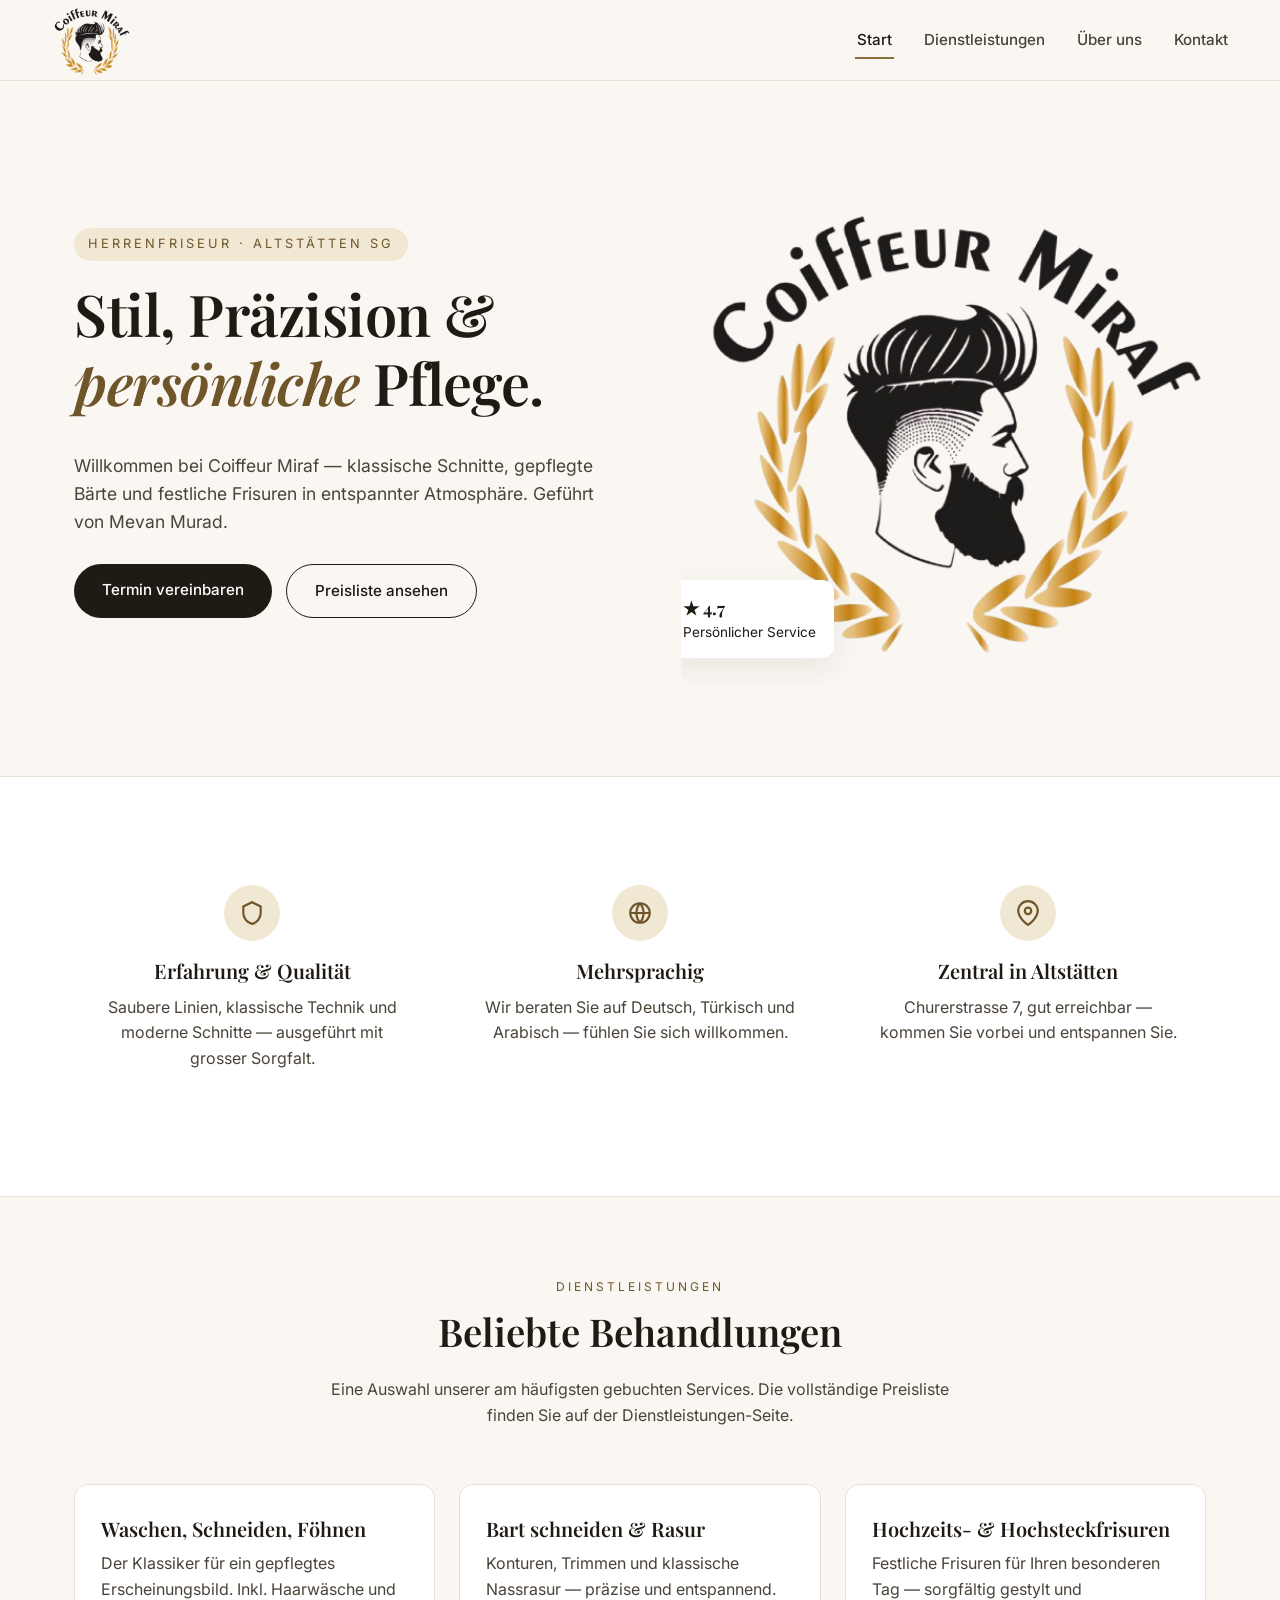
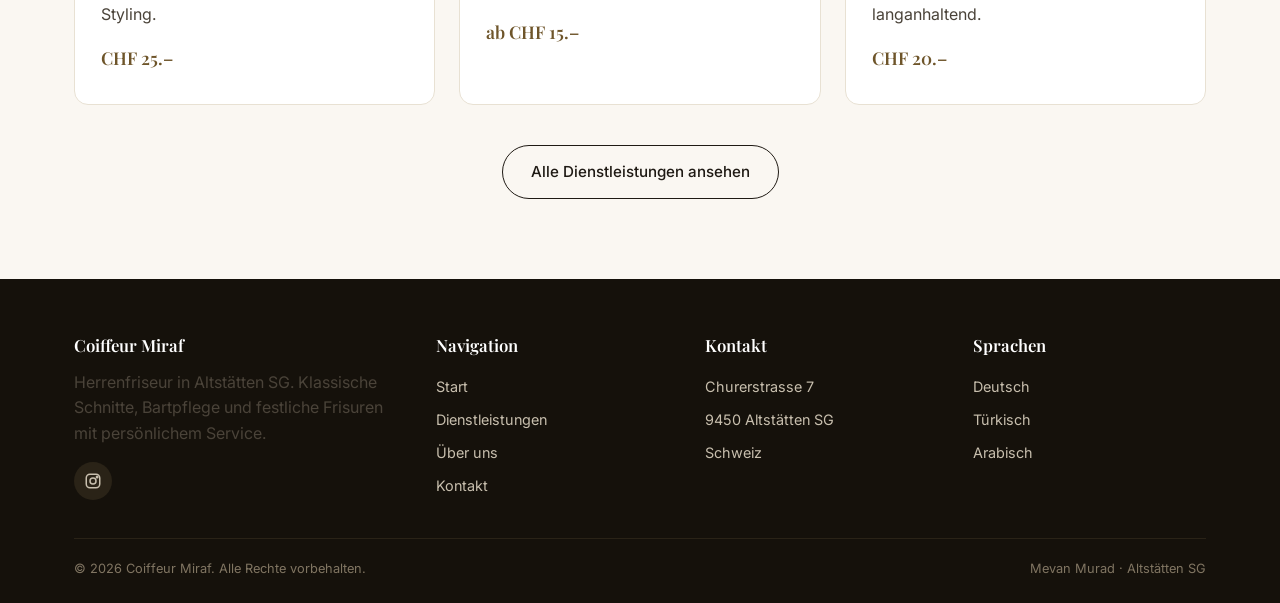
<file: index.html>
<!DOCTYPE html>
<html lang="de">
<head>
  <meta charset="UTF-8" />
  <meta name="viewport" content="width=device-width, initial-scale=1.0" />
  <title>Coiffeur Miraf — Herrenfriseur in Altstätten SG</title>
  <meta name="description" content="Coiffeur Miraf in Altstätten SG. Klassische Herrenschnitte, Bartpflege, Färben und Hochzeitsfrisuren. Mevan Murad — Deutsch, Türkisch, Arabisch." />
  <link rel="preconnect" href="https://fonts.googleapis.com" />
  <link rel="preconnect" href="https://fonts.gstatic.com" crossorigin />
  <link href="https://fonts.googleapis.com/css2?family=Inter:wght@400;500;600&family=Playfair+Display:ital,wght@0,500;0,600;1,500&display=swap" rel="stylesheet" />
  <link rel="stylesheet" href="css/styles.css" />
</head>
<body>

<header class="site-header">
  <div class="container nav">
    <a href="index.html" class="brand">
      <!-- <span class="brand-mark">M</span>
      <span>Coiffeur Miraf<small>Altstätten SG</small></span> -->
      <img src="images/logo.png" alt="guy" id="guy">
    </a>
    <button class="nav-toggle" aria-label="Menü"><span></span><span></span><span></span></button>
    <ul class="nav-links">
      <li><a href="index.html">Start</a></li>
      <li><a href="services.html">Dienstleistungen</a></li>
      <li><a href="about.html">Über uns</a></li>
      <li><a href="contact.html">Kontakt</a></li>
      <!-- <li><a href="contact.html#booking" class="nav-cta">Termin</a></li> -->
    </ul>
  </div>
</header>

<!-- HERO -->
<section class="hero">
  <div class="container hero-grid">
    <div class="reveal">
      <span class="hero-eyebrow">Herrenfriseur · Altstätten SG</span>
      <h1>Stil, Präzision &amp; <span>persönliche</span> Pflege.</h1>
      <p class="hero-lead">Willkommen bei Coiffeur Miraf — klassische Schnitte, gepflegte Bärte und festliche Frisuren in entspannter Atmosphäre. Geführt von Mevan Murad.</p>
      <div class="hero-actions">
        <a href="contact.html#booking" class="btn btn-primary">Termin vereinbaren</a>
        <a href="services.html" class="btn btn-outline">Preisliste ansehen</a>
      </div>
    </div>
    <div class="hero-image reveal">
      <img src="images/logo.png" alt="Eleganter Coiffeursalon mit klassischem Barberstuhl" />
      <div class="hero-badge">
        <strong>★ 4.7</strong>
        <span>Persönlicher Service</span>
      </div>
    </div>
  </div>
</section>

<!-- FEATURES -->
<section class="features">
  <div class="container features-grid">
    <div class="feature reveal">
      <div class="feature-icon">
        <svg viewBox="0 0 24 24" fill="none" stroke="currentColor" stroke-width="2"><path d="M12 2 4 6v6c0 5 3.5 9 8 10 4.5-1 8-5 8-10V6l-8-4z"/></svg>
      </div>
      <h3>Erfahrung &amp; Qualität</h3>
      <p>Saubere Linien, klassische Technik und moderne Schnitte — ausgeführt mit grosser Sorgfalt.</p>
    </div>
    <div class="feature reveal">
      <div class="feature-icon">
        <svg viewBox="0 0 24 24" fill="none" stroke="currentColor" stroke-width="2"><circle cx="12" cy="12" r="9"/><path d="M3 12h18M12 3a14 14 0 0 1 0 18M12 3a14 14 0 0 0 0 18"/></svg>
      </div>
      <h3>Mehrsprachig</h3>
      <p>Wir beraten Sie auf Deutsch, Türkisch und Arabisch — fühlen Sie sich willkommen.</p>
    </div>
    <div class="feature reveal">
      <div class="feature-icon">
        <svg viewBox="0 0 24 24" fill="none" stroke="currentColor" stroke-width="2"><path d="M21 10c0 7-9 13-9 13s-9-6-9-13a9 9 0 0 1 18 0z"/><circle cx="12" cy="10" r="3"/></svg>
      </div>
      <h3>Zentral in Altstätten</h3>
      <p>Churerstrasse 7, gut erreichbar — kommen Sie vorbei und entspannen Sie.</p>
    </div>
  </div>
</section>

<!-- SERVICE PREVIEW -->
<section>
  <div class="container">
    <div class="section-head reveal">
      <span class="section-eyebrow">Dienstleistungen</span>
      <h2>Beliebte Behandlungen</h2>
      <p>Eine Auswahl unserer am häufigsten gebuchten Services. Die vollständige Preisliste finden Sie auf der Dienstleistungen-Seite.</p>
    </div>
    <div class="svc-grid">
      <article class="svc-card reveal">
        <h3>Waschen, Schneiden, Föhnen</h3>
        <p>Der Klassiker für ein gepflegtes Erscheinungsbild. Inkl. Haarwäsche und Styling.</p>
        <div class="price">CHF 25.–</div>
      </article>
      <article class="svc-card reveal">
        <h3>Bart schneiden &amp; Rasur</h3>
        <p>Konturen, Trimmen und klassische Nassrasur — präzise und entspannend.</p>
        <div class="price">ab CHF 15.–</div>
      </article>
      <article class="svc-card reveal">
        <h3>Hochzeits- &amp; Hochsteckfrisuren</h3>
        <p>Festliche Frisuren für Ihren besonderen Tag — sorgfältig gestylt und langanhaltend.</p>
        <div class="price">CHF 20.–</div>
      </article>
    </div>
    <div style="text-align:center; margin-top:40px;">
      <a href="services.html" class="btn btn-outline">Alle Dienstleistungen ansehen</a>
    </div>
  </div>
</section>

<!-- CTA -->
<!-- <section class="cta-banner">
  <div class="container">
    <h2 class="reveal">Bereit für einen frischen Look?</h2>
    <p class="reveal">Vereinbaren Sie noch heute Ihren Termin bei Coiffeur Miraf in Altstätten.</p>
    <a href="contact.html#booking" class="btn btn-primary reveal">Termin vereinbaren</a>
  </div>
</section> -->

<!-- FOOTER -->
<footer class="site-footer">
  <div class="container">
    <div class="footer-grid">
      <div>
        <h4>Coiffeur Miraf</h4>
        <p>Herrenfriseur in Altstätten SG. Klassische Schnitte, Bartpflege und festliche Frisuren mit persönlichem Service.</p>
        <div class="socials">
          <a href="https://www.instagram.com/miraf.coiffeur/" target="_blank" rel="noopener" aria-label="Instagram">
            <svg viewBox="0 0 24 24" fill="none" stroke="currentColor" stroke-width="2"><rect x="3" y="3" width="18" height="18" rx="5"/><circle cx="12" cy="12" r="4"/><circle cx="17.5" cy="6.5" r="1" fill="currentColor"/></svg>
          </a>
        </div>
      </div>
      <div>
        <h4>Navigation</h4>
        <ul>
          <li><a href="index.html">Start</a></li>
          <li><a href="services.html">Dienstleistungen</a></li>
          <li><a href="about.html">Über uns</a></li>
          <li><a href="contact.html">Kontakt</a></li>
        </ul>
      </div>
      <div>
        <h4>Kontakt</h4>
        <ul>
          <li>Churerstrasse 7</li>
          <li>9450 Altstätten SG</li>
          <li>Schweiz</li>
        </ul>
      </div>
      <div>
        <h4>Sprachen</h4>
        <ul>
          <li>Deutsch</li>
          <li>Türkisch</li>
          <li>Arabisch</li>
        </ul>
      </div>
    </div>
    <div class="footer-bottom">
      <span>© <span id="year"></span> Coiffeur Miraf. Alle Rechte vorbehalten.</span>
      <span>Mevan Murad · Altstätten SG</span>
    </div>
  </div>
</footer>

<script src="js/main.js"></script>
</body>
</html>
</file>
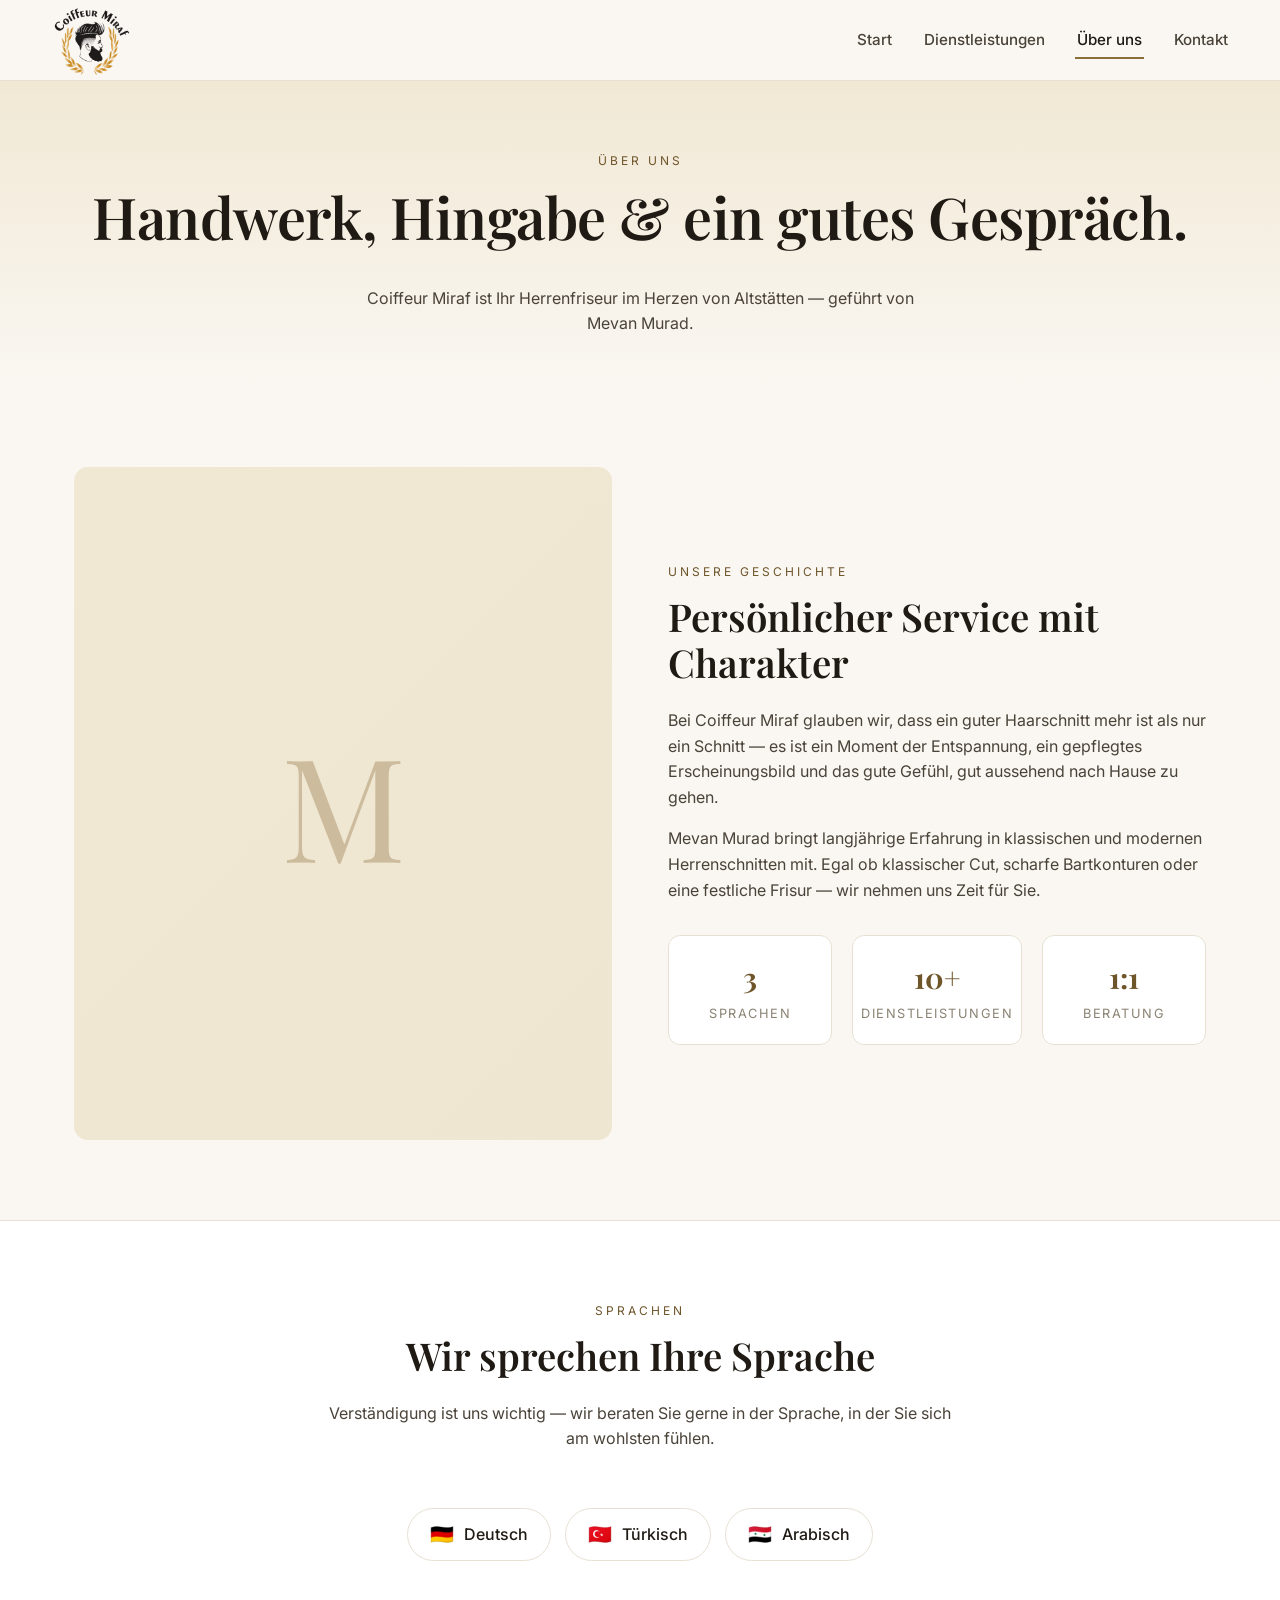
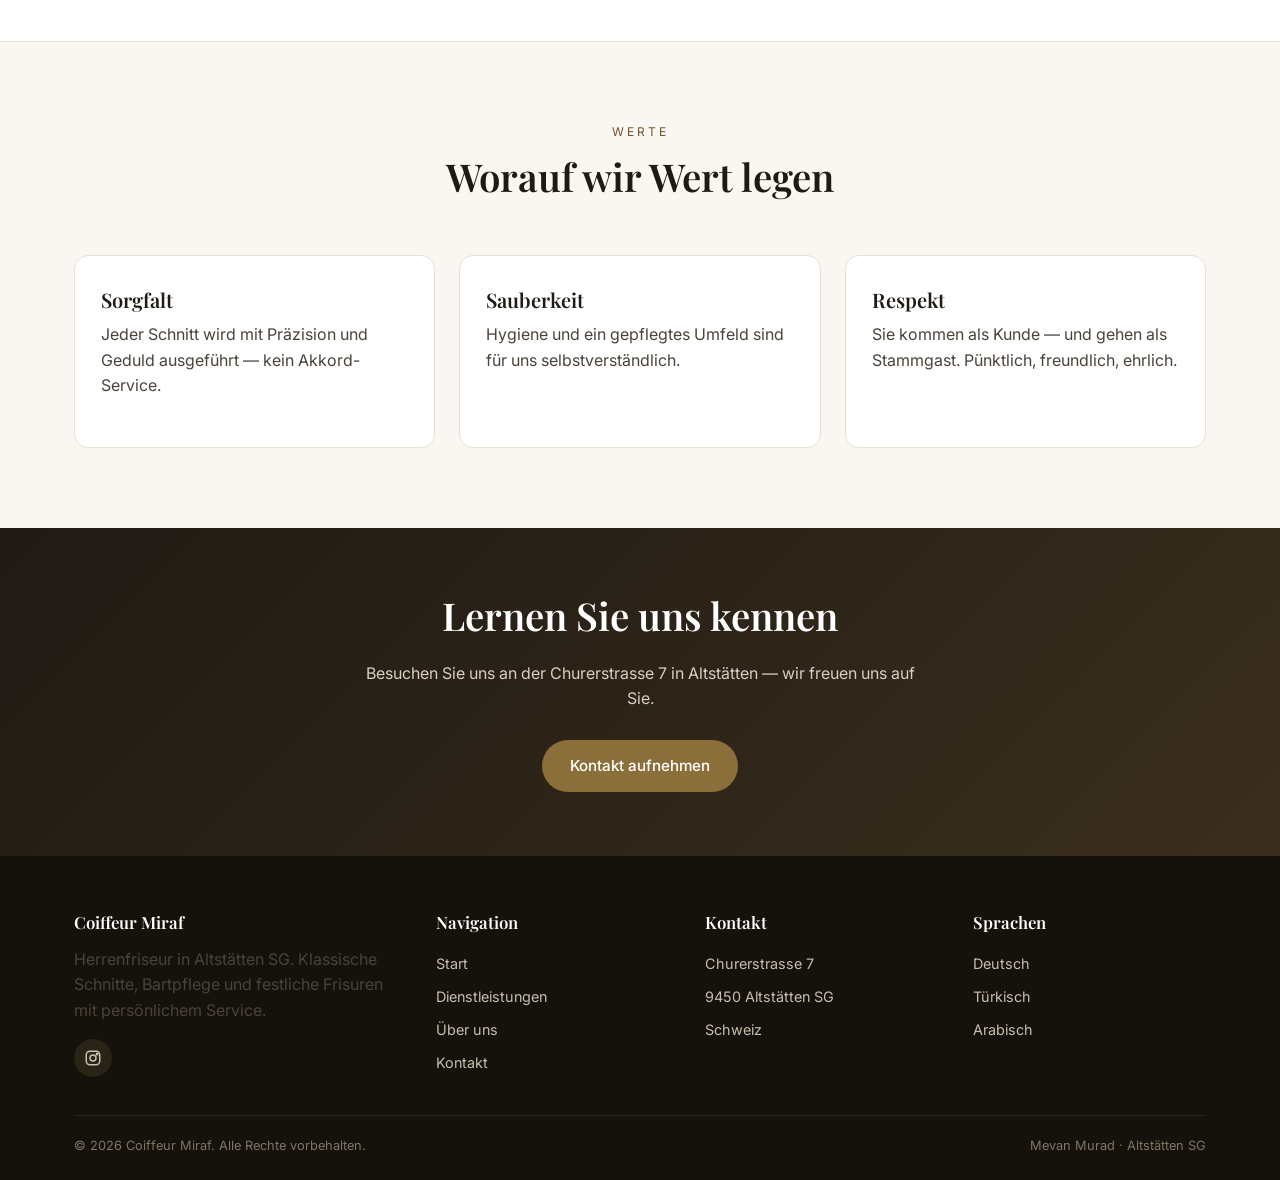
<file: about.html>
<!DOCTYPE html>
<html lang="de">
<head>
  <meta charset="UTF-8" />
  <meta name="viewport" content="width=device-width, initial-scale=1.0" />
  <title>Über uns — Coiffeur Miraf, Altstätten SG</title>
  <meta name="description" content="Lernen Sie Coiffeur Miraf und Mevan Murad kennen — Herrenfriseur in Altstätten SG. Beratung auf Deutsch, Türkisch und Arabisch." />
  <link rel="preconnect" href="https://fonts.googleapis.com" />
  <link rel="preconnect" href="https://fonts.gstatic.com" crossorigin />
  <link href="https://fonts.googleapis.com/css2?family=Inter:wght@400;500;600&family=Playfair+Display:ital,wght@0,500;0,600;1,500&display=swap" rel="stylesheet" />
  <link rel="stylesheet" href="css/styles.css" />
</head>
<body>

<header class="site-header">
  <div class="container nav">
    <a href="index.html" class="brand">
      <!-- <span class="brand-mark">M</span>
      <span>Coiffeur Miraf<small>Altstätten SG</small></span> -->
      <img src="images/logo.png" alt="guy" id="guy">
    </a>
    <button class="nav-toggle" aria-label="Menü"><span></span><span></span><span></span></button>
    <ul class="nav-links">
      <li><a href="index.html">Start</a></li>
      <li><a href="services.html">Dienstleistungen</a></li>
      <li><a href="about.html">Über uns</a></li>
      <li><a href="contact.html">Kontakt</a></li>
      <!-- <li><a href="contact.html#booking" class="nav-cta">Termin</a></li> -->
    </ul>
  </div>
</header>

<section class="page-header">
  <div class="container">
    <span class="section-eyebrow">Über uns</span>
    <h1>Handwerk, Hingabe &amp; ein gutes Gespräch.</h1>
    <p>Coiffeur Miraf ist Ihr Herrenfriseur im Herzen von Altstätten — geführt von Mevan Murad.</p>
  </div>
</section>

<section>
  <div class="container about-grid">
    <div class="about-image reveal">
      <span class="monogram">M</span>
    </div>
    <div class="reveal">
      <span class="section-eyebrow">Unsere Geschichte</span>
      <h2>Persönlicher Service mit Charakter</h2>
      <p>Bei Coiffeur Miraf glauben wir, dass ein guter Haarschnitt mehr ist als nur ein Schnitt — es ist ein Moment der Entspannung, ein gepflegtes Erscheinungsbild und das gute Gefühl, gut aussehend nach Hause zu gehen.</p>
      <p>Mevan Murad bringt langjährige Erfahrung in klassischen und modernen Herrenschnitten mit. Egal ob klassischer Cut, scharfe Bartkonturen oder eine festliche Frisur — wir nehmen uns Zeit für Sie.</p>
      <div class="stats">
        <div class="stat"><strong>3</strong><span>Sprachen</span></div>
        <div class="stat"><strong>10+</strong><span>Dienstleistungen</span></div>
        <div class="stat"><strong>1:1</strong><span>Beratung</span></div>
      </div>
    </div>
  </div>
</section>

<section class="features">
  <div class="container">
    <div class="section-head reveal">
      <span class="section-eyebrow">Sprachen</span>
      <h2>Wir sprechen Ihre Sprache</h2>
      <p>Verständigung ist uns wichtig — wir beraten Sie gerne in der Sprache, in der Sie sich am wohlsten fühlen.</p>
    </div>
    <div class="lang-row reveal">
      <span class="lang-chip"><span class="flag">🇩🇪</span> Deutsch</span>
      <span class="lang-chip"><span class="flag">🇹🇷</span> Türkisch</span>
      <span class="lang-chip"><span class="flag">🇸🇾</span> Arabisch</span>
    </div>
  </div>
</section>

<section>
  <div class="container">
    <div class="section-head reveal">
      <span class="section-eyebrow">Werte</span>
      <h2>Worauf wir Wert legen</h2>
    </div>
    <div class="svc-grid">
      <article class="svc-card reveal">
        <h3>Sorgfalt</h3>
        <p>Jeder Schnitt wird mit Präzision und Geduld ausgeführt — kein Akkord-Service.</p>
      </article>
      <article class="svc-card reveal">
        <h3>Sauberkeit</h3>
        <p>Hygiene und ein gepflegtes Umfeld sind für uns selbstverständlich.</p>
      </article>
      <article class="svc-card reveal">
        <h3>Respekt</h3>
        <p>Sie kommen als Kunde — und gehen als Stammgast. Pünktlich, freundlich, ehrlich.</p>
      </article>
    </div>
  </div>
</section>

<section class="cta-banner">
  <div class="container">
    <h2 class="reveal">Lernen Sie uns kennen</h2>
    <p class="reveal">Besuchen Sie uns an der Churerstrasse 7 in Altstätten — wir freuen uns auf Sie.</p>
    <a href="contact.html" class="btn btn-primary reveal">Kontakt aufnehmen</a>
  </div>
</section>

<footer class="site-footer">
  <div class="container">
    <div class="footer-grid">
      <div>
        <h4>Coiffeur Miraf</h4>
        <p>Herrenfriseur in Altstätten SG. Klassische Schnitte, Bartpflege und festliche Frisuren mit persönlichem Service.</p>
        <div class="socials">
          <a href="https://www.instagram.com/miraf.coiffeur/" target="_blank" rel="noopener" aria-label="Instagram">
            <svg viewBox="0 0 24 24" fill="none" stroke="currentColor" stroke-width="2"><rect x="3" y="3" width="18" height="18" rx="5"/><circle cx="12" cy="12" r="4"/><circle cx="17.5" cy="6.5" r="1" fill="currentColor"/></svg>
          </a>
        </div>
      </div>
      <div><h4>Navigation</h4><ul><li><a href="index.html">Start</a></li><li><a href="services.html">Dienstleistungen</a></li><li><a href="about.html">Über uns</a></li><li><a href="contact.html">Kontakt</a></li></ul></div>
      <div><h4>Kontakt</h4><ul><li>Churerstrasse 7</li><li>9450 Altstätten SG</li><li>Schweiz</li></ul></div>
      <div><h4>Sprachen</h4><ul><li>Deutsch</li><li>Türkisch</li><li>Arabisch</li></ul></div>
    </div>
    <div class="footer-bottom">
      <span>© <span id="year"></span> Coiffeur Miraf. Alle Rechte vorbehalten.</span>
      <span>Mevan Murad · Altstätten SG</span>
    </div>
  </div>
</footer>

<script src="js/main.js"></script>
</body>
</html>
</file>
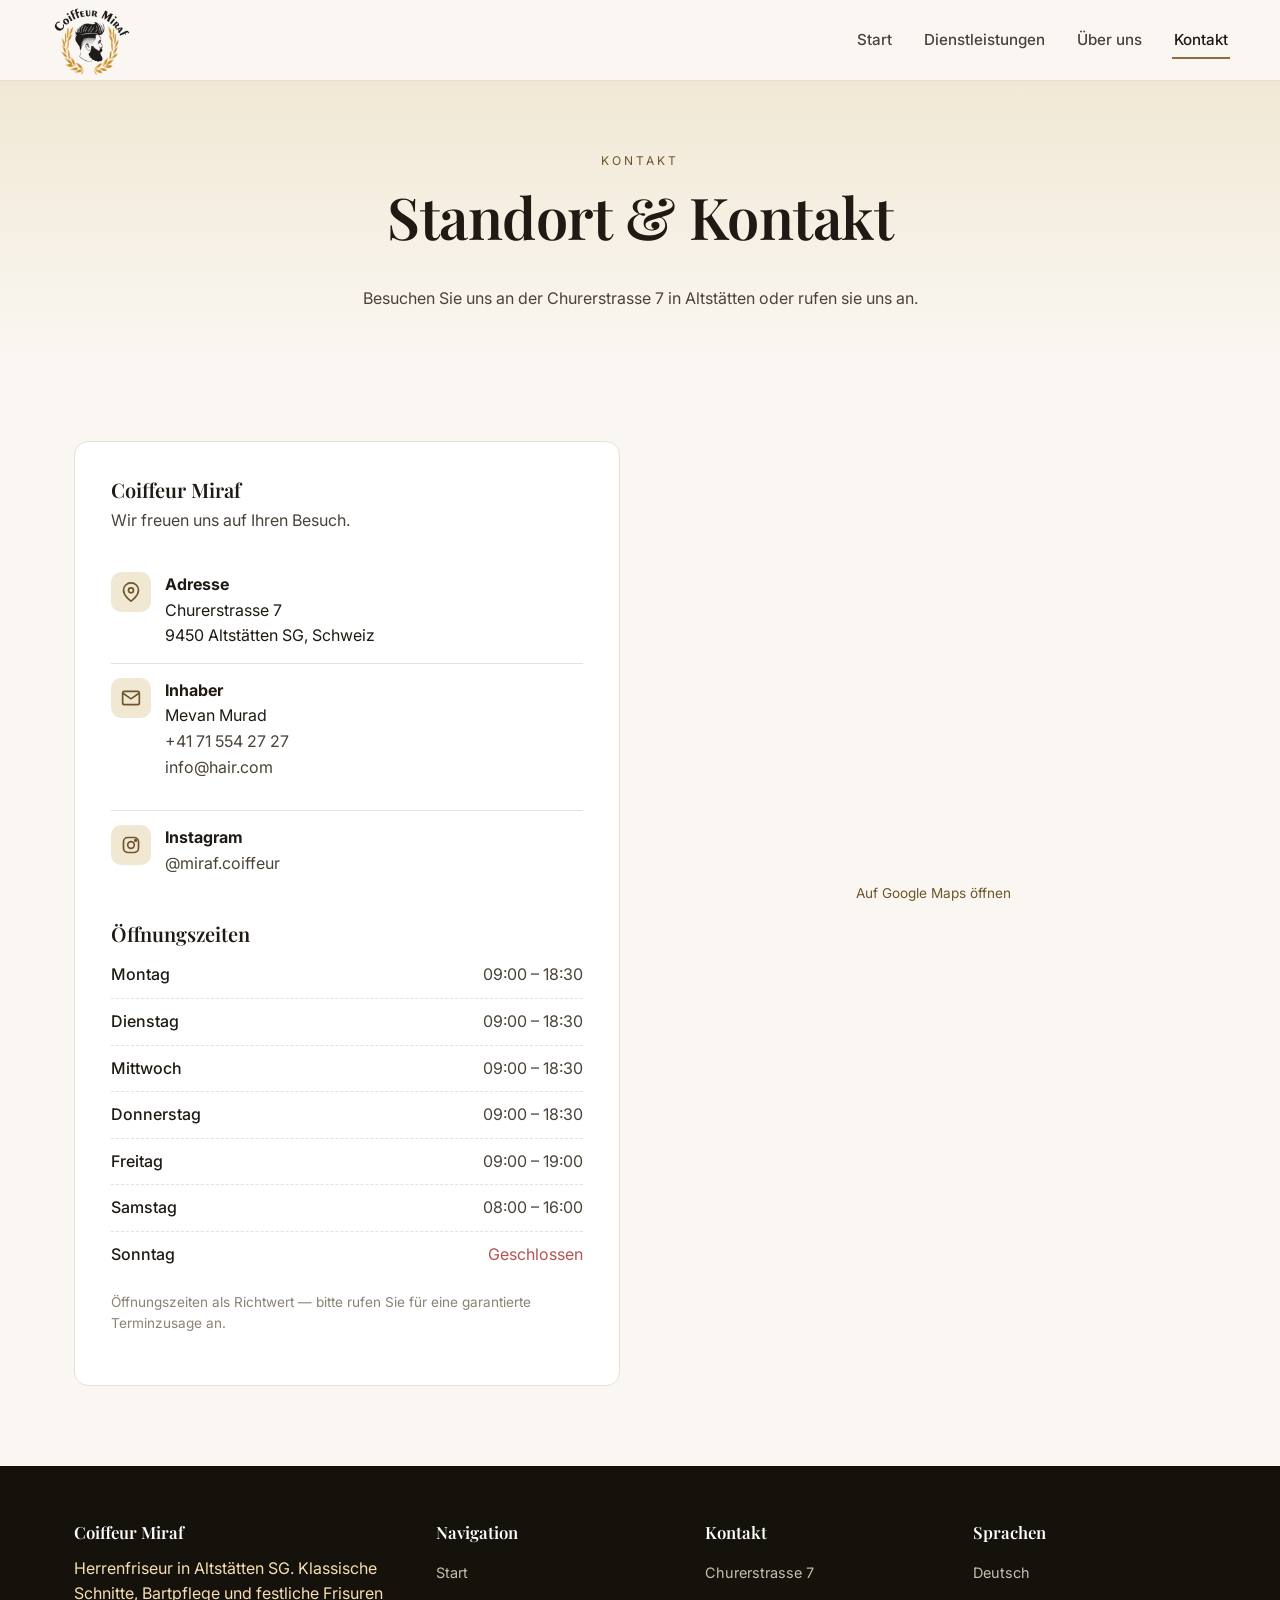
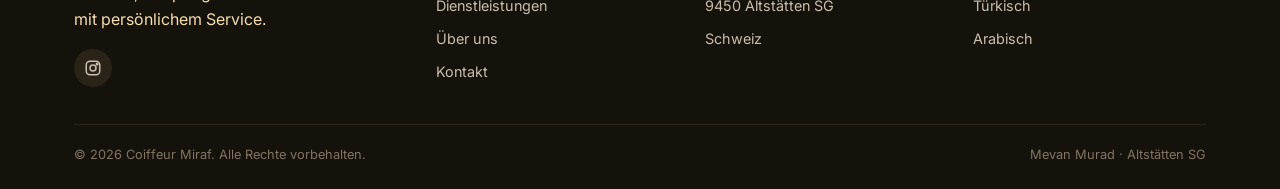
<file: contact.html>
<!DOCTYPE html>
<html lang="de">
<head>
  <meta charset="UTF-8" />
  <meta name="viewport" content="width=device-width, initial-scale=1.0" />
  <title>Kontakt &amp; Standort — Coiffeur Miraf, Altstätten SG</title>
  <meta name="description" content="Coiffeur Miraf — Churerstrasse 7, 9450 Altstätten SG. Termin vereinbaren, Anfahrt und Öffnungszeiten." />
  <link rel="preconnect" href="https://fonts.googleapis.com" />
  <link rel="preconnect" href="https://fonts.gstatic.com" crossorigin />
  <link href="https://fonts.googleapis.com/css2?family=Inter:wght@400;500;600&family=Playfair+Display:ital,wght@0,500;0,600;1,500&display=swap" rel="stylesheet" />
  <link rel="stylesheet" href="css/styles.css" />
</head>
<body>

<header class="site-header">
  <div class="container nav">
    <a href="index.html" class="brand">
      <!-- <span class="brand-mark">M</span>
      <span>Coiffeur Miraf<small>Altstätten SG</small></span> -->
      <img src="images/logo.png" alt="guy" id="guy">
    </a>
    <button class="nav-toggle" aria-label="Menü"><span></span><span></span><span></span></button>
    <ul class="nav-links">
      <li><a href="index.html">Start</a></li>
      <li><a href="services.html">Dienstleistungen</a></li>
      <li><a href="about.html">Über uns</a></li>
      <li><a href="contact.html">Kontakt</a></li>
      <!-- <li><a href="contact.html#booking" class="nav-cta">Termin</a></li> -->
    </ul>
  </div>
</header>

<section class="page-header">
  <div class="container">
    <span class="section-eyebrow">Kontakt</span>
    <h1>Standort &amp; Kontakt</h1>
    <p>Besuchen Sie uns an der Churerstrasse 7 in Altstätten oder rufen sie uns an.</p>
  </div>
</section>

<section>
  <div class="container contact-grid">
    <div class="contact-card reveal">
      <h3>Coiffeur Miraf</h3>
      <p>Wir freuen uns auf Ihren Besuch.</p>
      <ul class="info-list">
        <li>
          <span class="icon">
            <svg width="20" height="20" viewBox="0 0 24 24" fill="none" stroke="currentColor" stroke-width="2"><path d="M21 10c0 7-9 13-9 13s-9-6-9-13a9 9 0 0 1 18 0z"/><circle cx="12" cy="10" r="3"/></svg>
          </span>
          <div>
            <strong>Adresse</strong>
            Churerstrasse 7<br>9450 Altstätten SG, Schweiz
          </div>
        </li>
        <li>
          <span class="icon">
            <svg width="20" height="20" viewBox="0 0 24 24" fill="none" stroke="currentColor" stroke-width="2"><path d="M20 4H4a2 2 0 0 0-2 2v12a2 2 0 0 0 2 2h16a2 2 0 0 0 2-2V6a2 2 0 0 0-2-2z"/><path d="m22 6-10 7L2 6"/></svg>
          </span>
          <div id="kInfo">
            <strong>Inhaber</strong>
            Mevan Murad
            <p>+41 71 554 27 27 <br>
              info@hair.com
            </p>
            
          </div>
        </li>
        <li>
          <span class="icon">
            <svg width="20" height="20" viewBox="0 0 24 24" fill="none" stroke="currentColor" stroke-width="2"><rect x="3" y="3" width="18" height="18" rx="5"/><circle cx="12" cy="12" r="4"/><circle cx="17.5" cy="6.5" r="1" fill="currentColor"/></svg>
          </span>
          <div>
            <strong>Instagram</strong>
            <a href="https://www.instagram.com/miraf.coiffeur/" target="_blank" rel="noopener">@miraf.coiffeur</a>
          </div>
        </li>
      </ul>

      <h3 style="margin-top:32px;">Öffnungszeiten</h3>
      <ul class="hours">
        <li><span class="day">Montag</span><span class="time">09:00 – 18:30</span></li>
        <li><span class="day">Dienstag</span><span class="time">09:00 – 18:30</span></li>
        <li><span class="day">Mittwoch</span><span class="time">09:00 – 18:30</span></li>
        <li><span class="day">Donnerstag</span><span class="time">09:00 – 18:30</span></li>
        <li><span class="day">Freitag</span><span class="time">09:00 – 19:00</span></li>
        <li><span class="day">Samstag</span><span class="time">08:00 – 16:00</span></li>
        <li><span class="day">Sonntag</span><span class="time closed">Geschlossen</span></li>
      </ul>
      <p class="note" style="text-align:left; margin-top:14px;">Öffnungszeiten als Richtwert — bitte rufen Sie für eine garantierte Terminzusage an.</p>
    </div>

    <div class="reveal">
      <iframe
        class="map-frame"
        src="https://www.google.com/maps?q=Coiffeur+Miraf,+Churerstrasse+7,+9450+Altst%C3%A4tten+SG&output=embed"
        title="Standort Coiffeur Miraf, Churerstrasse 7, 9450 Altstätten SG"
        loading="lazy"
        referrerpolicy="no-referrer-when-downgrade"
        allowfullscreen></iframe>
      <p class="note" style="text-align:center;">
        <a href="https://www.google.com/maps/search/?api=1&query=Coiffeur+Miraf,+Churerstrasse+7,+9450+Altst%C3%A4tten+SG" target="_blank" rel="noopener">Auf Google Maps öffnen</a>
      </p>
    </div>
  </div>
</section>

<!-- <section id="booking" class="features">
  <div class="container">
    <div class="section-head reveal">
      <span class="section-eyebrow">Terminanfrage</span>
      <h2>Termin vereinbaren</h2>
      <p>Senden Sie uns Ihren Wunschtermin — wir bestätigen so schnell wie möglich.</p>
    </div>
    <form id="contact-form" class="contact-card reveal" style="max-width:720px; margin:0 auto;" novalidate>
      <div class="form-row">
        <div class="field">
          <label for="name">Name</label>
          <input type="text" id="name" name="name" required>
        </div>
        <div class="field">
          <label for="phone">Telefon</label>
          <input type="tel" id="phone" name="phone" required>
        </div>
      </div>
      <div class="form-row">
        <div class="field">
          <label for="service">Dienstleistung</label>
          <select id="service" name="service">
            <option>Waschen, Schneiden, Föhnen</option>
            <option>Waschen, Schneiden</option>
            <option>Waschen, Föhnen</option>
            <option>Waschen, Legen</option>
            <option>Färben</option>
            <option>Bart schneiden</option>
            <option>Rasur</option>
            <option>Hochsteckfrisur</option>
            <option>Hochzeitsfrisur</option>
          </select>
        </div>
        <div class="field">
          <label for="date">Wunschtermin</label>
          <input type="date" id="date" name="date">
        </div>
      </div>
      <div class="field">
        <label for="message">Nachricht (optional)</label>
        <textarea id="message" name="message" rows="4" placeholder="Anmerkungen, Wünsche oder bevorzugte Uhrzeit ..."></textarea>
      </div>
      <button type="submit" class="btn btn-primary">Anfrage senden</button>
      <div class="form-message"></div>
    </form>
  </div>
</section> -->

<footer class="site-footer">
  <div class="container">
    <div class="footer-grid">
      <div>
        <h4>Coiffeur Miraf</h4>
        <p id="niggs">Herrenfriseur in Altstätten SG. Klassische Schnitte, Bartpflege und festliche Frisuren mit persönlichem Service.</p>
        <div class="socials">
          <a href="https://www.instagram.com/miraf.coiffeur/" target="_blank" rel="noopener" aria-label="Instagram">
            <svg viewBox="0 0 24 24" fill="none" stroke="currentColor" stroke-width="2"><rect x="3" y="3" width="18" height="18" rx="5"/><circle cx="12" cy="12" r="4"/><circle cx="17.5" cy="6.5" r="1" fill="currentColor"/></svg>
          </a>
        </div>
      </div>
      <div><h4>Navigation</h4><ul><li><a href="index.html">Start</a></li><li><a href="services.html">Dienstleistungen</a></li><li><a href="about.html">Über uns</a></li><li><a href="contact.html">Kontakt</a></li></ul></div>
      <div><h4>Kontakt</h4><ul><li>Churerstrasse 7</li><li>9450 Altstätten SG</li><li>Schweiz</li></ul></div>
      <div><h4>Sprachen</h4><ul><li>Deutsch</li><li>Türkisch</li><li>Arabisch</li></ul></div>
    </div>
    <div class="footer-bottom">
      <span>© <span id="year"></span> Coiffeur Miraf. Alle Rechte vorbehalten.</span>
      <span>Mevan Murad · Altstätten SG</span>
    </div>
  </div>
</footer>

<script src="js/main.js"></script>
</body>
</html>
</file>
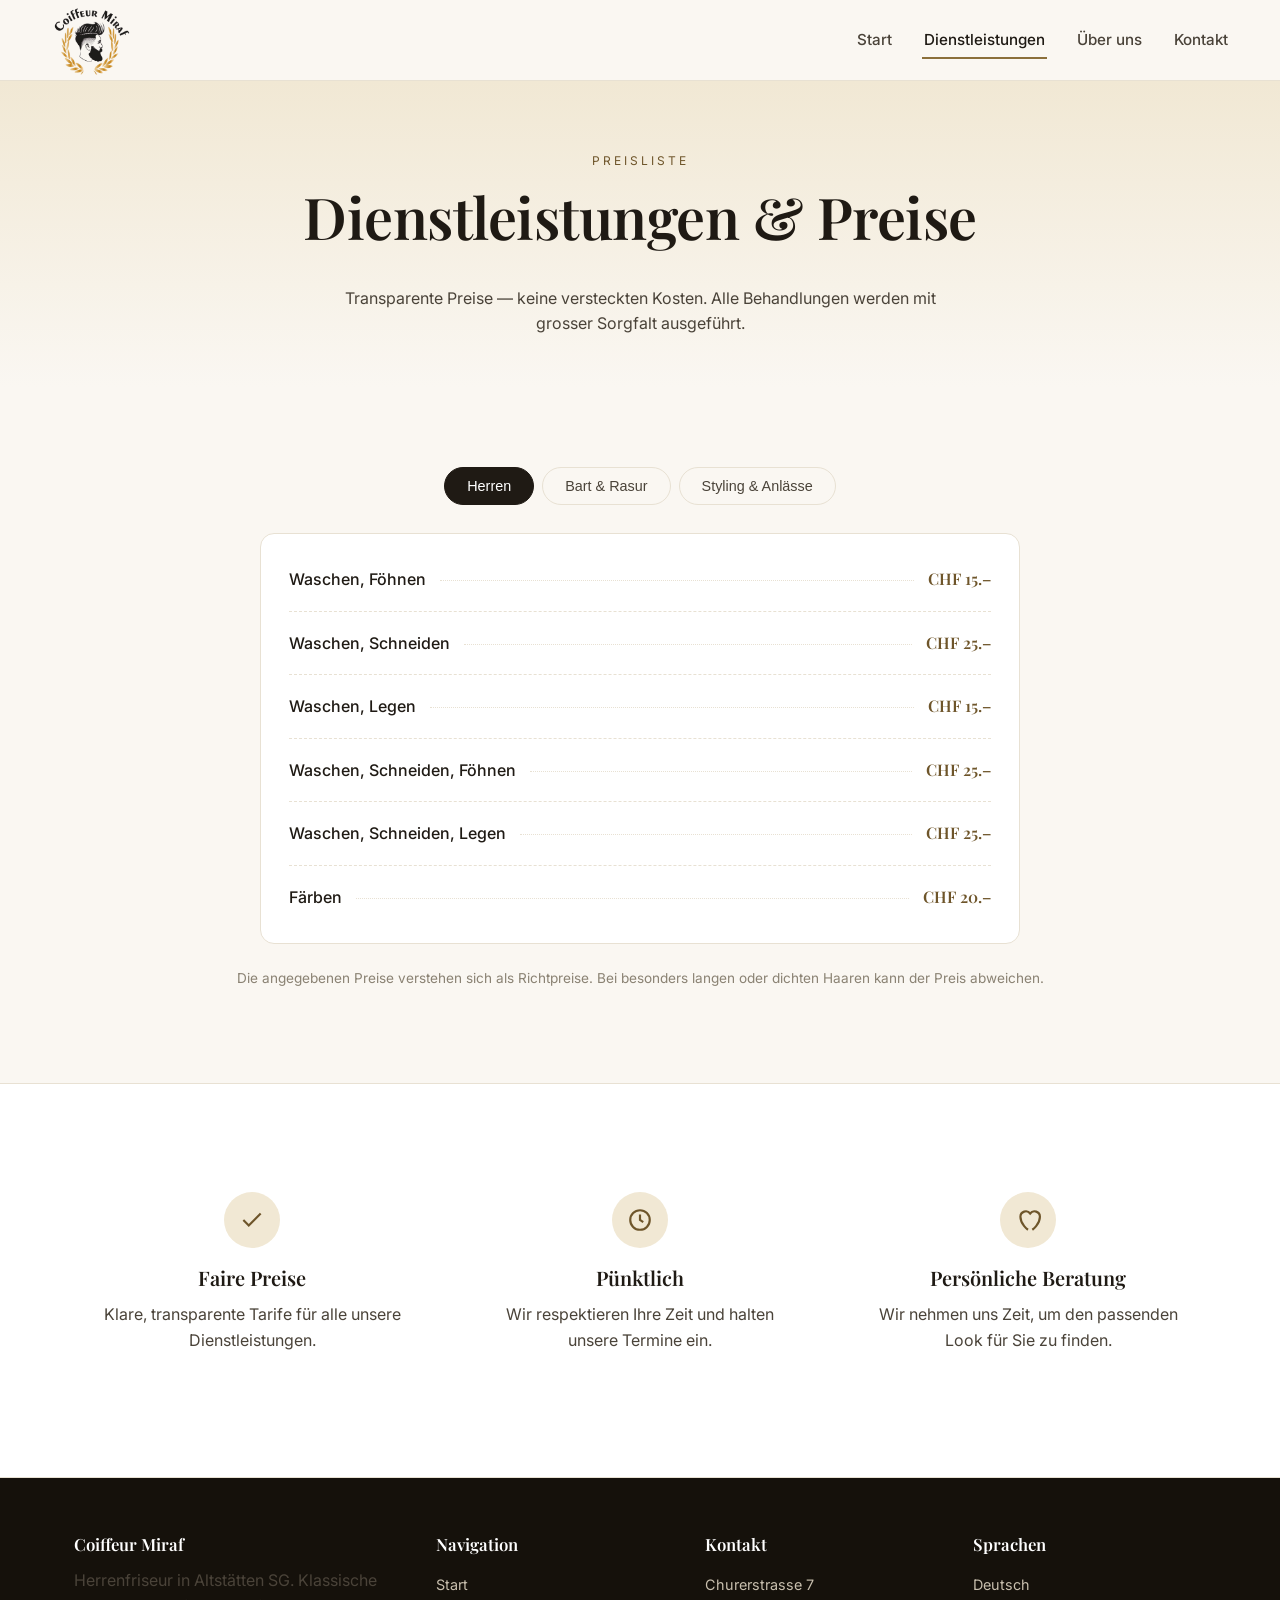
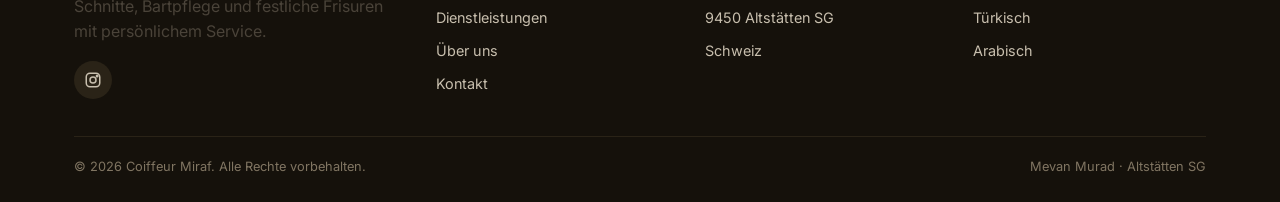
<file: services.html>
<!DOCTYPE html>
<html lang="de">
<head>
  <meta charset="UTF-8" />
  <meta name="viewport" content="width=device-width, initial-scale=1.0" />
  <title>Dienstleistungen &amp; Preise — Coiffeur Miraf</title>
  <meta name="description" content="Vollständige Preisliste von Coiffeur Miraf in Altstätten SG. Waschen, Schneiden, Föhnen, Färben, Bartpflege und Hochzeitsfrisuren." />
  <link rel="preconnect" href="https://fonts.googleapis.com" />
  <link rel="preconnect" href="https://fonts.gstatic.com" crossorigin />
  <link href="https://fonts.googleapis.com/css2?family=Inter:wght@400;500;600&family=Playfair+Display:ital,wght@0,500;0,600;1,500&display=swap" rel="stylesheet" />
  <link rel="stylesheet" href="css/styles.css" />
</head>
<body>

<header class="site-header">
  <div class="container nav">
    <a href="index.html" class="brand">
      <!-- <span class="brand-mark">M</span>
      <span>Coiffeur Miraf<small>Altstätten SG</small></span> -->
      <img src="images/logo.png" alt="guy" id="guy">
    </a>
    <button class="nav-toggle" aria-label="Menü"><span></span><span></span><span></span></button>
    <ul class="nav-links">
      <li><a href="index.html">Start</a></li>
      <li><a href="services.html">Dienstleistungen</a></li>
      <li><a href="about.html">Über uns</a></li>
      <li><a href="contact.html">Kontakt</a></li>
      <!-- <li><a href="contact.html#booking" class="nav-cta">Termin</a></li> -->
    </ul>
  </div>
</header>

<section class="page-header">
  <div class="container">
    <span class="section-eyebrow">Preisliste</span>
    <h1>Dienstleistungen &amp; Preise</h1>
    <p>Transparente Preise — keine versteckten Kosten. Alle Behandlungen werden mit grosser Sorgfalt ausgeführt.</p>
  </div>
</section>

<section>
  <div class="container">
    <div class="pricing-tabs reveal">
      <button class="active" data-target="panel-herren">Herren</button>
      <button data-target="panel-bart">Bart &amp; Rasur</button>
      <button data-target="panel-styling">Styling &amp; Anlässe</button>
    </div>

    <div id="panel-herren" class="pricing-panel reveal">
      <div class="pricing">
        <div class="price-row"><span class="name">Waschen, Föhnen</span><span class="dots"></span><span class="amt">CHF 15.–</span></div>
        <div class="price-row"><span class="name">Waschen, Schneiden</span><span class="dots"></span><span class="amt">CHF 25.–</span></div>
        <div class="price-row"><span class="name">Waschen, Legen</span><span class="dots"></span><span class="amt">CHF 15.–</span></div>
        <div class="price-row"><span class="name">Waschen, Schneiden, Föhnen</span><span class="dots"></span><span class="amt">CHF 25.–</span></div>
        <div class="price-row"><span class="name">Waschen, Schneiden, Legen</span><span class="dots"></span><span class="amt">CHF 25.–</span></div>
        <div class="price-row"><span class="name">Färben</span><span class="dots"></span><span class="amt">CHF 20.–</span></div>
      </div>
    </div>

    <div id="panel-bart" class="pricing-panel reveal" style="display:none;">
      <div class="pricing">
        <div class="price-row"><span class="name">Bart schneiden</span><span class="dots"></span><span class="amt">CHF 15.–</span></div>
        <div class="price-row"><span class="name">Rasur</span><span class="dots"></span><span class="amt">CHF 15.–</span></div>
      </div>
    </div>

    <div id="panel-styling" class="pricing-panel reveal" style="display:none;">
      <div class="pricing">
        <div class="price-row"><span class="name">Hochsteckfrisuren</span><span class="dots"></span><span class="amt">CHF 20.–</span></div>
        <div class="price-row"><span class="name">Hochzeitsfrisuren</span><span class="dots"></span><span class="amt">CHF 20.–</span></div>
      </div>
    </div>

    <p class="note">Die angegebenen Preise verstehen sich als Richtpreise. Bei besonders langen oder dichten Haaren kann der Preis abweichen.</p>
  </div>
</section>

<section class="features">
  <div class="container features-grid">
    <div class="feature reveal">
      <div class="feature-icon">
        <svg viewBox="0 0 24 24" fill="none" stroke="currentColor" stroke-width="2"><path d="M20 6 9 17l-5-5"/></svg>
      </div>
      <h3>Faire Preise</h3>
      <p>Klare, transparente Tarife für alle unsere Dienstleistungen.</p>
    </div>
    <div class="feature reveal">
      <div class="feature-icon">
        <svg viewBox="0 0 24 24" fill="none" stroke="currentColor" stroke-width="2"><circle cx="12" cy="12" r="9"/><path d="M12 7v5l3 2"/></svg>
      </div>
      <h3>Pünktlich</h3>
      <p>Wir respektieren Ihre Zeit und halten unsere Termine ein.</p>
    </div>
    <div class="feature reveal">
      <div class="feature-icon">
        <svg viewBox="0 0 24 24" fill="none" stroke="currentColor" stroke-width="2"><path d="M12 21s-7-5-7-12a5 5 0 0 1 9-3 5 5 0 0 1 9 3c0 7-7 12-7 12"/></svg>
      </div>
      <h3>Persönliche Beratung</h3>
      <p>Wir nehmen uns Zeit, um den passenden Look für Sie zu finden.</p>
    </div>
  </div>
</section>

<!-- <section class="cta-banner">
  <div class="container">
    <h2 class="reveal">Termin sichern</h2>
    <p class="reveal">Rufen Sie uns an oder schreiben Sie uns eine Nachricht — wir freuen uns auf Sie.</p>
    <a href="contact.html#booking" class="btn btn-primary reveal">Jetzt buchen</a>
  </div>
</section> -->

<footer class="site-footer">
  <div class="container">
    <div class="footer-grid">
      <div>
        <h4>Coiffeur Miraf</h4>
        <p>Herrenfriseur in Altstätten SG. Klassische Schnitte, Bartpflege und festliche Frisuren mit persönlichem Service.</p>
        <div class="socials">
          <a href="https://www.instagram.com/miraf.coiffeur/" target="_blank" rel="noopener" aria-label="Instagram">
            <svg viewBox="0 0 24 24" fill="none" stroke="currentColor" stroke-width="2"><rect x="3" y="3" width="18" height="18" rx="5"/><circle cx="12" cy="12" r="4"/><circle cx="17.5" cy="6.5" r="1" fill="currentColor"/></svg>
          </a>
        </div>
      </div>
      <div><h4>Navigation</h4><ul><li><a href="index.html">Start</a></li><li><a href="services.html">Dienstleistungen</a></li><li><a href="about.html">Über uns</a></li><li><a href="contact.html">Kontakt</a></li></ul></div>
      <div><h4>Kontakt</h4><ul><li>Churerstrasse 7</li><li>9450 Altstätten SG</li><li>Schweiz</li></ul></div>
      <div><h4>Sprachen</h4><ul><li>Deutsch</li><li>Türkisch</li><li>Arabisch</li></ul></div>
    </div>
    <div class="footer-bottom">
      <span>© <span id="year"></span> Coiffeur Miraf. Alle Rechte vorbehalten.</span>
      <span>Mevan Murad · Altstätten SG</span>
    </div>
  </div>
</footer>

<script src="js/main.js"></script>
</body>
</html>
</file>
<file: css/styles.css>
/* ---------- Design tokens ---------- */
:root {
  --bg: #faf7f2;
  --surface: #ffffff;
  --ink: #1f1a14;
  --ink-soft: #4a4339;
  --muted: #8a8273;
  --line: #e8e1d3;
  --accent: #8b6f3a;       /* warm bronze */
  --accent-dark: #6e552a;
  --accent-soft: #f1e8d4;
  --shadow: 0 10px 30px rgba(40, 28, 10, 0.08);
  --radius: 14px;
  --container: 1180px;
  --font-serif: "Playfair Display", Georgia, "Times New Roman", serif;
  --font-sans: "Inter", -apple-system, BlinkMacSystemFont, "Segoe UI", Roboto, Helvetica, Arial, sans-serif;
}

* { box-sizing: border-box; }
html { scroll-behavior: smooth; }
body {
  margin: 0;
  font-family: var(--font-sans);
  color: var(--ink);
  background: var(--bg);
  line-height: 1.6;
  -webkit-font-smoothing: antialiased;
}

img { max-width: 100%; display: block; }
a { color: var(--accent-dark); text-decoration: none; }
a:hover { color: var(--accent); }

h1, h2, h3, h4 { font-family: var(--font-serif); font-weight: 600; color: var(--ink); line-height: 1.2; margin: 0 0 .6em; }
h1 { font-size: clamp(2.2rem, 4.6vw, 3.6rem); letter-spacing: -.5px; }
h2 { font-size: clamp(1.7rem, 3vw, 2.4rem); }
h3 { font-size: 1.25rem; }
p { margin: 0 0 1em; color: var(--ink-soft); }

.container { max-width: var(--container); margin: 0 auto; padding: 0 24px; }

/* ---------- Header ---------- */
.site-header {
  position: sticky; top: 0; z-index: 50;
  background: rgba(250, 247, 242, 0.92);
  backdrop-filter: saturate(140%) blur(10px);
  border-bottom: 1px solid var(--line);
}
.nav {
  display: flex; align-items: center; justify-content: space-between;
  padding: 0px;
}
.brand {
  padding: 0px;
  display: flex; align-items: center; gap: 12px;
  font-family: var(--font-serif); font-size: 1.35rem; color: var(--ink);
  letter-spacing: .5px;
}
.brand-mark {
  width: 38px; height: 38px; border-radius: 50%;
  background: var(--accent); color: #fff;
  display: grid; place-items: center;
  font-family: var(--font-serif); font-weight: 700;
  box-shadow: var(--shadow);
}
.brand small { display: block; font-family: var(--font-sans); font-size: .7rem; letter-spacing: 2px; color: var(--muted); text-transform: uppercase; }

.nav-links { display: flex; gap: 28px; list-style: none; padding: 0; margin: 0; }
.nav-links a {
  color: var(--ink-soft); font-weight: 500; font-size: .95rem;
  padding: 6px 2px; position: relative;
}
.nav-links a.active, .nav-links a:hover { color: var(--ink); }
.nav-links a.active::after {
  content: ""; position: absolute; left: 0; right: 0; bottom: -4px;
  height: 2px; background: var(--accent);
}

.nav-cta {
  background: var(--ink); color: #fff !important; padding: 10px 18px;
  border-radius: 999px; font-size: .9rem; font-weight: 500;
}
.nav-cta:hover { background: var(--accent-dark); }

.nav-toggle {
  display: none; background: none; border: 0; cursor: pointer;
  width: 40px; height: 40px; padding: 8px;
}
.nav-toggle span { display: block; height: 2px; background: var(--ink); margin: 5px 0; transition: .25s; }

@media (max-width: 820px) {
  .nav-toggle { display: block; }
  .nav-links {
    position: absolute; top: 100%; left: 0; right: 0;
    flex-direction: column; gap: 0;
    background: var(--bg); border-bottom: 1px solid var(--line);
    max-height: 0; overflow: hidden; transition: max-height .3s ease;
  }
  .nav-links.open { max-height: 400px; }
  .nav-links li { border-top: 1px solid var(--line); }
  .nav-links a { display: block; padding: 14px 24px; }
}

/* ---------- Buttons ---------- */
.btn {
  display: inline-block; padding: 14px 28px; border-radius: 999px;
  font-weight: 500; font-size: .95rem; cursor: pointer; border: 0;
  transition: transform .15s ease, background .2s ease, color .2s ease;
}
.btn-primary { background: var(--ink); color: #fff !important; }
.btn-primary:hover { background: var(--accent-dark); transform: translateY(-1px); }
.btn-outline { background: transparent; color: var(--ink) !important; border: 1.5px solid var(--ink); }
.btn-outline:hover { background: var(--ink); color: #fff !important; }

/* ---------- Hero ---------- */
.hero {
  position: relative; overflow: hidden;
  padding: 80px 0 90px;
}
.hero-grid {
  display: grid; grid-template-columns: 1.05fr 1fr; gap: 56px; align-items: center;
}
.hero-eyebrow {
  display: inline-block;
  font-size: .8rem; letter-spacing: 3px; text-transform: uppercase;
  color: var(--accent-dark); margin-bottom: 18px;
  padding: 6px 14px; background: var(--accent-soft); border-radius: 999px;
}
.hero h1 span { color: var(--accent-dark); font-style: italic; }
.hero-lead { font-size: 1.1rem; max-width: 520px; }
.hero-actions { display: flex; gap: 14px; flex-wrap: wrap; margin-top: 28px; }

.hero-image {
  position: relative; border-radius: var(--radius); overflow: hidden;
  
}
.hero-image img { width: 100%; height: 100%; object-fit: cover; }
.hero-badge {
  position: absolute; left: -16px; bottom: 28px;
  background: var(--surface); padding: 14px 18px; border-radius: 12px;
  box-shadow: var(--shadow); font-size: .85rem;
}
.hero-badge strong { display: block; font-family: var(--font-serif); font-size: 1.1rem; color: var(--ink); }

@media (max-width: 820px) {
  .hero { padding: 50px 0 60px; }
  .hero-grid { grid-template-columns: 1fr; gap: 36px; }
  .hero-image { aspect-ratio: 4/3; }
}

/* ---------- Sections ---------- */
section { padding: 80px 0; }
.section-head { text-align: center; max-width: 640px; margin: 0 auto 56px; }
.section-eyebrow {
  font-size: .75rem; letter-spacing: 3px; text-transform: uppercase;
  color: var(--accent-dark); margin-bottom: 12px; display: block;
}

/* ---------- Features ---------- */
.features { background: var(--surface); border-block: 1px solid var(--line); }
.features-grid {
  display: grid; grid-template-columns: repeat(3, 1fr); gap: 32px;
}
.feature {
  text-align: center; padding: 28px 20px;
}
.feature-icon {
  width: 56px; height: 56px; margin: 0 auto 18px;
  border-radius: 50%; background: var(--accent-soft);
  display: grid; place-items: center; color: var(--accent-dark);
}
.feature-icon svg { width: 26px; height: 26px; }
@media (max-width: 760px) { .features-grid { grid-template-columns: 1fr; gap: 8px; } }

/* ---------- Services preview cards ---------- */
.svc-grid {
  display: grid; grid-template-columns: repeat(3, 1fr); gap: 24px;
}
.svc-card {
  background: var(--surface); border: 1px solid var(--line);
  border-radius: var(--radius); padding: 32px 26px;
  transition: transform .25s ease, box-shadow .25s ease;
}
.svc-card:hover { transform: translateY(-4px); box-shadow: var(--shadow); }
.svc-card h3 { margin-bottom: 10px; }
.svc-card .price { color: var(--accent-dark); font-weight: 600; font-family: var(--font-serif); font-size: 1.1rem; }
@media (max-width: 820px) { .svc-grid { grid-template-columns: 1fr; } }

/* ---------- Pricing table ---------- */
.pricing {
  background: var(--surface); border: 1px solid var(--line);
  border-radius: var(--radius); padding: 14px 28px; margin: 0 auto;
  max-width: 760px;
}
.price-row {
  display: flex; align-items: baseline; gap: 14px;
  padding: 18px 0; border-bottom: 1px dashed var(--line);
}
.price-row:last-child { border-bottom: 0; }
.price-row .name { font-weight: 500; color: var(--ink); }
.price-row .dots { flex: 1; border-bottom: 1px dotted var(--line); transform: translateY(-4px); }
.price-row .amt { font-family: var(--font-serif); color: var(--accent-dark); font-weight: 600; white-space: nowrap; }

.pricing-tabs { display: flex; gap: 8px; justify-content: center; margin-bottom: 28px; flex-wrap: wrap; }
.pricing-tabs button {
  background: transparent; border: 1.5px solid var(--line); color: var(--ink-soft);
  padding: 10px 22px; border-radius: 999px; cursor: pointer; font-size: .9rem; font-weight: 500;
  transition: .2s;
}
.pricing-tabs button.active { background: var(--ink); color: #fff; border-color: var(--ink); }

.note { text-align: center; color: var(--muted); font-size: .85rem; margin-top: 24px; }

/* ---------- About ---------- */
.about-grid { display: grid; grid-template-columns: 1fr 1fr; gap: 56px; align-items: center; }
.about-image {
  background: linear-gradient(135deg, var(--accent-soft), #efe6d2);
  border-radius: var(--radius); aspect-ratio: 4/5;
  position: relative; overflow: hidden;
  display: grid; place-items: center;
}
.about-image .monogram {
  font-family: var(--font-serif); font-size: 9rem; color: var(--accent);
  opacity: .35;
}
.stats { display: grid; grid-template-columns: repeat(3, 1fr); gap: 20px; margin-top: 32px; }
.stat { text-align: center; padding: 18px 8px; background: var(--surface); border-radius: 12px; border: 1px solid var(--line); }
.stat strong { display: block; font-family: var(--font-serif); font-size: 1.8rem; color: var(--accent-dark); }
.stat span { font-size: .8rem; color: var(--muted); text-transform: uppercase; letter-spacing: 1.5px; }
@media (max-width: 820px) { .about-grid { grid-template-columns: 1fr; gap: 32px; } }

/* ---------- Languages ---------- */
.lang-row { display: flex; gap: 14px; flex-wrap: wrap; justify-content: center; margin-top: 8px; }
.lang-chip {
  padding: 10px 22px; background: var(--surface); border: 1px solid var(--line);
  border-radius: 999px; font-weight: 500; color: var(--ink); display: inline-flex; gap: 10px; align-items: center;
}
.lang-chip .flag { font-size: 1.2rem; }

/* ---------- Contact ---------- */
.contact-grid { display: grid; grid-template-columns: 1fr 1fr; gap: 40px; }
.contact-card {
  background: var(--surface); border: 1px solid var(--line);
  border-radius: var(--radius); padding: 36px;
}
.contact-card h3 { margin-bottom: 6px; }
.info-list { list-style: none; padding: 0; margin: 24px 0 0; }
.info-list li { display: flex; gap: 14px; padding: 14px 0; border-top: 1px solid var(--line); align-items: flex-start; }
.info-list li:first-child { border-top: 0; }
.info-list .icon {
  flex-shrink: 0; width: 40px; height: 40px; border-radius: 10px;
  background: var(--accent-soft); color: var(--accent-dark);
  display: grid; place-items: center;
}
.info-list strong { display: block; color: var(--ink); }
.info-list a { color: var(--ink-soft); }

.map-frame {
  width: 100%; aspect-ratio: 4/3; border: 0;
  border-radius: var(--radius); overflow: hidden;
}

form .field { margin-bottom: 18px; }
form label { display: block; font-size: .85rem; color: var(--ink-soft); margin-bottom: 6px; font-weight: 500; }
form input, form textarea, form select {
  width: 100%; padding: 12px 14px; border-radius: 10px;
  border: 1px solid var(--line); background: var(--bg);
  font: inherit; color: var(--ink);
}
form input:focus, form textarea:focus, form select:focus { outline: 2px solid var(--accent); border-color: transparent; }
.form-row { display: grid; grid-template-columns: 1fr 1fr; gap: 14px; }
.form-message {
  margin-top: 12px; padding: 12px 16px; border-radius: 10px;
  background: var(--accent-soft); color: var(--accent-dark); display: none;
}
.form-message.show { display: block; }

@media (max-width: 820px) { .contact-grid { grid-template-columns: 1fr; } .form-row { grid-template-columns: 1fr; } }

/* ---------- Hours ---------- */
.hours { list-style: none; padding: 0; margin: 0; }
.hours li { display: flex; justify-content: space-between; padding: 10px 0; border-bottom: 1px dashed var(--line); }
.hours li:last-child { border-bottom: 0; }
.hours .day { color: var(--ink); font-weight: 500; }
.hours .time { color: var(--ink-soft); }
.hours .closed { color: #b65454; }

/* ---------- CTA banner ---------- */
.cta-banner {
  background: linear-gradient(135deg, #1f1a14 0%, #3a2e1d 100%);
  color: #fff; padding: 64px 0; text-align: center;
}
.cta-banner h2, .cta-banner p { color: #fff; }
.cta-banner p { color: #d8cfbf; max-width: 560px; margin: 0 auto 28px; }
.cta-banner .btn-primary { background: var(--accent); }
.cta-banner .btn-primary:hover { background: var(--accent-dark); }

/* ---------- Footer ---------- */
.site-footer {
  background: #15110b; color: #c8bfae; padding: 56px 0 24px;
}
.footer-grid { display: grid; grid-template-columns: 1.4fr 1fr 1fr 1fr; gap: 36px; margin-bottom: 36px; }
.site-footer h4 { color: #fff; font-family: var(--font-serif); font-size: 1.05rem; margin-bottom: 14px; }
.site-footer a { color: #c8bfae; }
.site-footer a:hover { color: #fff; }
.site-footer ul { list-style: none; padding: 0; margin: 0; }
.site-footer ul li { padding: 5px 0; font-size: .9rem; }
.footer-bottom {
  border-top: 1px solid #2a2317; padding-top: 20px; font-size: .8rem;
  display: flex; justify-content: space-between; flex-wrap: wrap; gap: 10px;
  color: #807562;
}
.socials { display: flex; gap: 12px; margin-top: 12px; }
.socials a {
  width: 38px; height: 38px; border-radius: 50%; background: #2a2317;
  display: grid; place-items: center; transition: .2s;
}
.socials a:hover { background: var(--accent); color: #fff !important; }
.socials svg { width: 18px; height: 18px; }
@media (max-width: 820px) { .footer-grid { grid-template-columns: 1fr 1fr; } }
@media (max-width: 480px) { .footer-grid { grid-template-columns: 1fr; } }

/* ---------- Page header (subpages) ---------- */
.page-header {
  padding: 70px 0 50px; text-align: center;
  background: linear-gradient(180deg, var(--accent-soft) 0%, var(--bg) 100%);
}
.page-header p { max-width: 600px; margin: 0 auto; }

/* ---------- Reveal animation (only when JS enabled) ---------- */
.js-reveal .reveal { opacity: 0; transform: translateY(24px); transition: opacity .7s ease, transform .7s ease; }
.js-reveal .reveal.in { opacity: 1; transform: none; }

#niggs{
  color: wheat
}

#kInfo{
  gap: 0px;
}

#guy{
  width: 80px;
  
}
</file>
